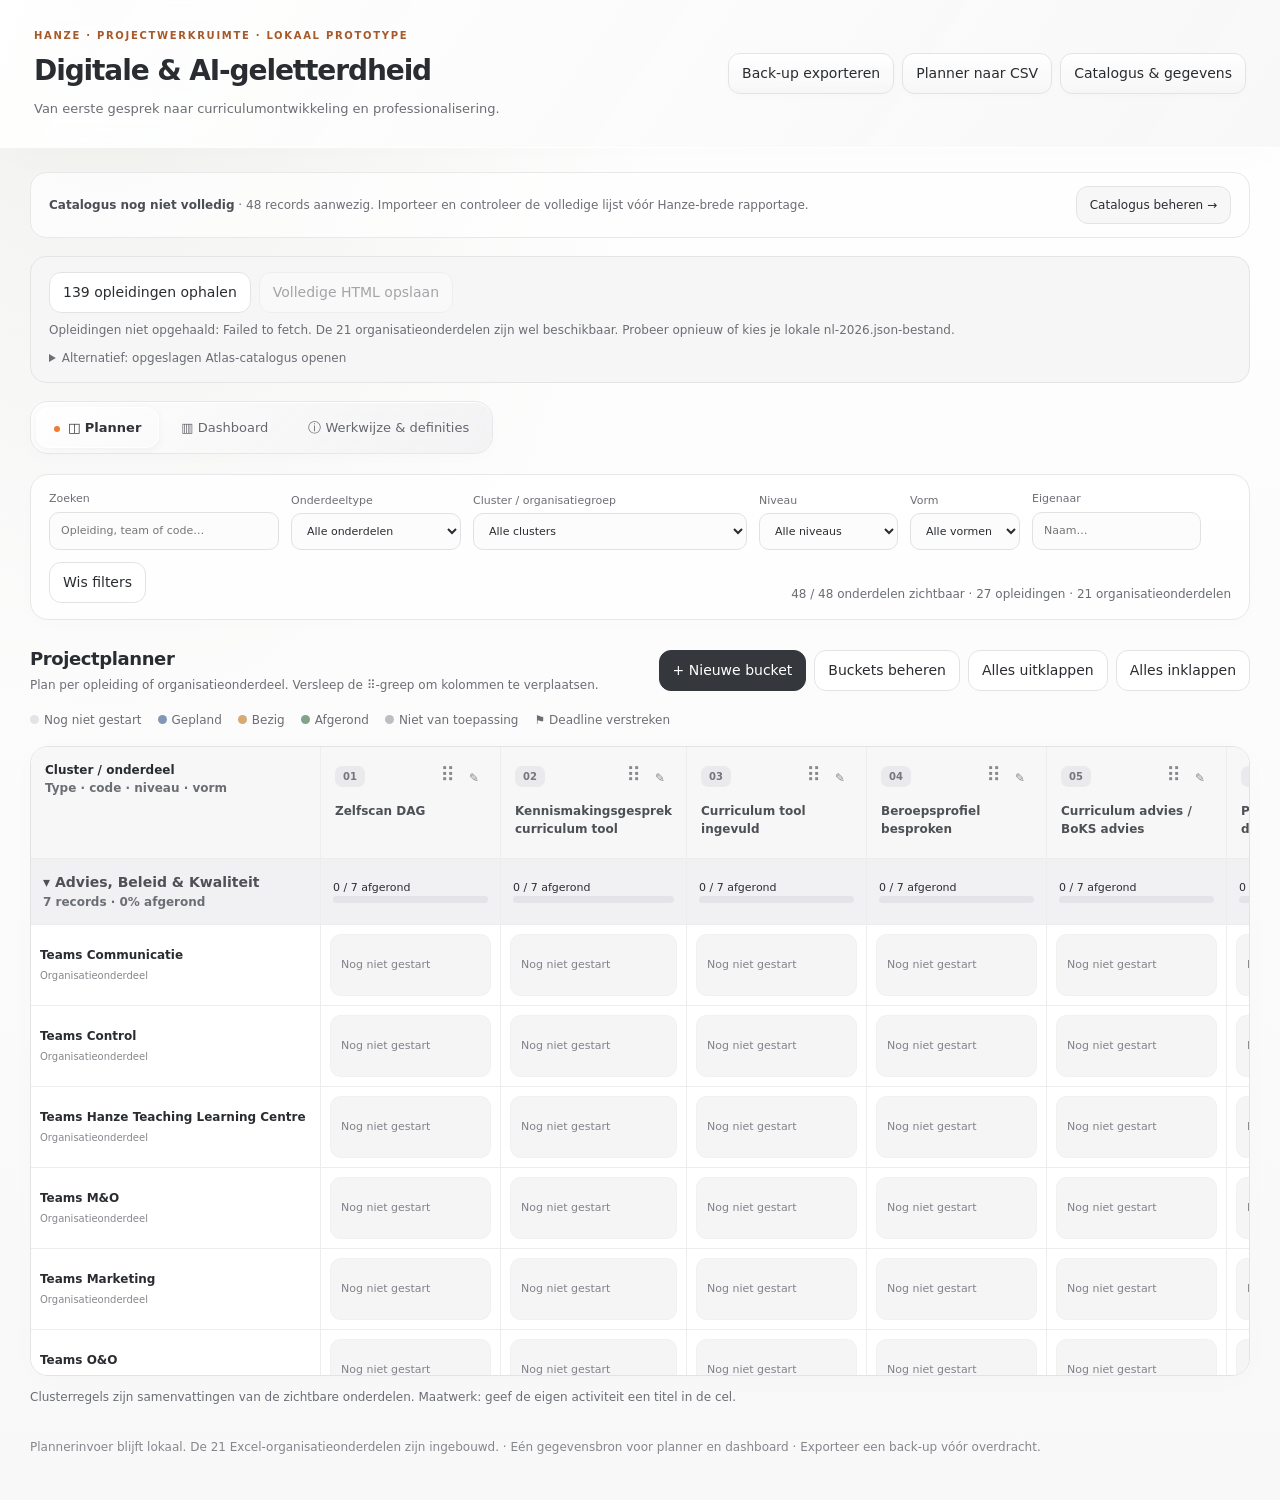
<file: Index.html>
<!doctype html>
<html lang="nl"><head><meta charset="utf-8"><meta name="viewport" content="width=device-width,initial-scale=1"><title>DAG • Projectplanner & dashboard</title><style>
:root{--navy:#172e46;--blue:#285b85;--orange:#ef7b35;--paper:#f3f6f9;--line:#dce4ed;--muted:#617286;--green:#23765c}*{box-sizing:border-box}body{margin:0;background:var(--paper);color:var(--navy);font:14px/1.5 system-ui,-apple-system,Segoe UI,sans-serif}button,input,select,textarea{font:inherit}button{cursor:pointer}button:focus-visible,a:focus-visible,input:focus-visible,select:focus-visible,textarea:focus-visible{outline:3px solid #ed9a46;outline-offset:2px}button{border:1px solid var(--line);border-radius:9px;background:white;color:var(--navy);padding:9px 13px}button:hover{background:#eaf0f6}.primary{background:var(--navy);color:white;border-color:var(--navy)}.primary:hover{background:#285173}header{background:var(--navy);color:white;padding:25px 32px;display:flex;justify-content:space-between;align-items:center;gap:20px}header h1{font-size:25px;letter-spacing:-.7px;margin:3px 0}header p{color:#c5d5e5;margin:0}.brand{font-size:11px;letter-spacing:2px;color:#ffb077}.header-actions{display:flex;flex-wrap:wrap;gap:8px}main{padding:22px 28px;max-width:2100px;margin:auto}.banner{padding:13px 17px;background:#fff6e7;border:1px solid #f3d3a3;border-radius:12px;margin-bottom:18px;display:flex;align-items:center;justify-content:space-between;gap:14px}.banner p{margin:0}.badge{display:inline-block;border-radius:5px;padding:2px 7px;font-size:11px;background:#e7edf3;color:#405a72}.tabs{display:flex;gap:6px;border-bottom:1px solid var(--line);margin-bottom:18px}.tab{border:0;background:none;border-radius:0;padding:12px 16px}.tab.active{border-bottom:3px solid var(--orange);font-weight:700}.filters{display:flex;gap:10px;flex-wrap:wrap;align-items:end;background:white;border:1px solid var(--line);padding:14px;border-radius:12px;margin-bottom:18px}label{display:block;font-size:12px;color:var(--muted)}input,select,textarea{border:1px solid #c9d5e1;background:white;border-radius:7px;padding:9px;color:var(--navy);max-width:100%}label input,label select{display:block;margin-top:4px}input[type=search]{min-width:230px}.small{font-size:12px;color:var(--muted)}.push{margin-left:auto}.cards{display:grid;grid-template-columns:repeat(5,1fr);gap:12px;margin-bottom:18px}.card,.panel{border:1px solid var(--line);background:white;border-radius:13px;padding:18px}.card .value{font-size:29px;font-weight:720;letter-spacing:-1px;margin:5px 0}.card .label{color:var(--muted);font-size:12px}.grid2{display:grid;grid-template-columns:1.2fr 1fr;gap:16px;margin-bottom:18px}h2{font-size:17px;margin:0 0 14px}h3{font-size:14px;margin:18px 0 8px}.rowbar{display:grid;grid-template-columns:minmax(140px,1fr) 1fr 85px;gap:14px;align-items:center;margin:14px 0;font-size:12px}.track{height:10px;border-radius:8px;background:#edf2f6;overflow:hidden;display:flex}.seg{height:100%;display:inline-block}.s0{background:#e9eef4}.s1{background:#547fb9}.s2{background:#eea53d}.s3{background:#2b9175}.s4{background:#b4bdc6}.legend{display:flex;gap:13px;flex-wrap:wrap;margin:12px 0;font-size:12px;color:var(--muted)}.dot{display:inline-block;width:9px;height:9px;border-radius:50%;margin-right:5px}.tablewrap{overflow:auto;border:1px solid var(--line);border-radius:12px;background:white;max-height:70vh}table{border-collapse:separate;border-spacing:0;width:100%;min-width:1630px}th,td{border-bottom:1px solid var(--line);border-right:1px solid #e9eef4;padding:10px;text-align:left}thead th{position:sticky;top:0;z-index:5;background:#eaf0f6;font-size:12px;vertical-align:top;height:80px;min-width:157px}th:first-child{left:0;z-index:7;min-width:310px;width:310px}tbody td:first-child{position:sticky;left:0;background:white;z-index:2;width:310px;max-width:310px}tbody tr:hover td{background:#f7f9fc}tbody .cluster td{background:#dfe9f2!important;font-weight:650;padding:12px 10px}.cluster td:first-child{z-index:3}.cluster button{border:0;background:none;padding:0;text-align:left;font-weight:650}.clustercell{font-size:11px;font-weight:400}.pname{font-weight:600;font-size:12px;display:block}.pmeta{color:var(--muted);font-size:10px;margin-top:4px;display:block}.cellbtn{width:100%;text-align:left;border:1px solid transparent;padding:8px;border-radius:8px;font-size:11px;min-height:58px}.cellbtn.status0{background:#f0f3f7;color:#63758a}.cellbtn.status1{background:#e9f0fc;color:#315f9d}.cellbtn.status2{background:#fff1d9;color:#91580c}.cellbtn.status3{background:#e3f4ec;color:#23664d}.cellbtn.status4{background:#eeeef0;color:#787b83}.cellbtn.overdue{box-shadow:inset 3px 0 #bf3d44}.cellsub{display:block;font-size:10px;margin-top:4px;opacity:.9}.toolbar{display:flex;justify-content:space-between;gap:12px;align-items:center;margin-bottom:12px}.sectionhidden{display:none!important}.empty{padding:26px;color:var(--muted);text-align:center}.actionlist{display:grid;gap:8px;max-height:350px;overflow:auto}.action{background:#f5f8fb;border-radius:8px;padding:10px;display:flex;justify-content:space-between;gap:15px;text-align:left}.action span{display:block}.action em{font-style:normal;font-size:11px;color:var(--muted)}footer{font-size:12px;color:var(--muted);padding:20px 0}.notice{padding:12px;border-radius:8px;background:#eef4fa;font-size:12px}.danger{color:#a32f39}.progressnote{font-size:11px;color:var(--muted)}dialog{border:1px solid var(--line);border-radius:15px;width:min(690px,94vw);padding:0;color:var(--navy);box-shadow:0 20px 80px #0b1b3655}dialog::backdrop{background:#11253e88}.dialoghead{padding:20px 24px;background:#eef3f8;display:flex;justify-content:space-between;gap:15px}.dialoghead h2{margin:2px 0}.dialogbody{padding:22px 24px}.formgrid{display:grid;grid-template-columns:1fr 1fr;gap:14px}.formgrid label input,.formgrid label select,.formgrid label textarea{width:100%}.full{grid-column:1/-1}.dialogactions{padding:16px 24px;border-top:1px solid var(--line);display:flex;gap:9px;justify-content:end}.toast{position:fixed;right:22px;bottom:22px;padding:13px 18px;background:var(--navy);color:white;border-radius:10px;z-index:30;max-width:80vw}.source-list{max-height:220px;overflow:auto;font-size:12px}.plain{border-collapse:collapse;min-width:0;font-size:12px}.plain th,.plain td{position:static!important;background:none!important;min-width:0!important;height:auto}.plain td:first-child{max-width:none!important;width:auto!important}.check{display:flex;gap:9px;align-items:center}.check input{margin:0}a{color:var(--blue)}.screenreader{position:absolute;width:1px;height:1px;padding:0;overflow:hidden;clip:rect(0,0,0,0)}@media(max-width:1000px){.cards{grid-template-columns:repeat(3,1fr)}.grid2{grid-template-columns:1fr}header{align-items:start;flex-direction:column}main{padding:16px}.rowbar{grid-template-columns:minmax(150px,1fr) 1fr 65px}}@media(max-width:600px){.cards{grid-template-columns:1fr 1fr}.formgrid{grid-template-columns:1fr}.full{grid-column:auto}header{padding:20px}.banner{align-items:start;flex-direction:column}.push{margin-left:0}.tabs{overflow:auto}.tab{white-space:nowrap}.rowbar{grid-template-columns:1fr 1fr 55px;gap:8px}}@media print{header{color:#172e46;background:white}button,.filters,.tabs,.banner,.header-actions,footer{display:none!important}.grid2{grid-template-columns:1fr 1fr}.panel,.card{break-inside:avoid}.cards{grid-template-columns:repeat(5,1fr)}main{padding:0}.tablewrap{max-height:none;overflow:visible}table{min-width:0;font-size:8px}th,td{padding:3px}thead th{min-width:0;height:auto;position:static}.pmeta{display:none}.cellbtn{display:block!important;font-size:8px}.tablewrap th:first-child{min-width:120px}tbody td:first-child{position:static}.screenreader{display:none}}

:root{--navy:#292c30;--blue:#55595f;--orange:#ef7b35;--paper:#fafafa;--line:#e7e7e9;--muted:#6b6e74;--green:#567d36;color-scheme:light}body{background:radial-gradient(ellipse at 8% 0%,#f0f1ed 0,transparent 34%),linear-gradient(180deg,#fff,#f8f8f9);-webkit-font-smoothing:antialiased}header{background:linear-gradient(125deg,#ffffffed,#f7f7f8e8);color:var(--navy);border-bottom:1px solid white;padding:28px 34px;backdrop-filter:blur(24px);box-shadow:0 8px 40px #22222204}header h1{font-weight:680;font-size:28px;letter-spacing:-1.1px;margin:7px 0}header p{color:var(--muted);font-size:13px}.brand{color:#a7592a;font-weight:700;font-size:10px;letter-spacing:1.7px}main{padding:24px 30px}.header-actions button{background:linear-gradient(#ffffffed,#f6f6f6d9);box-shadow:inset 0 1px white,0 2px 6px #22222204}button{border-radius:12px;transition:background .16s,box-shadow .16s;border-color:#e3e3e5;font-weight:500}button:hover{background:#f0f0f2;border-color:#d6d6d9}button:disabled{opacity:.4;cursor:not-allowed}.primary{background:#34373b;color:white;border-color:#34373b}.primary:hover{background:#4c5055;border-color:#4c5055}.banner{border-radius:16px;background:#ffffffb3;border-color:#e8e8e9;padding:13px 18px}.banner p{font-size:12px;color:var(--muted)}.banner strong{color:#4c4e53}.banner button{font-size:12px;background:#f7f7f8}.tabs{width:fit-content;max-width:100%;gap:4px;padding:5px;margin-bottom:20px;border:1px solid #e7e7e9;border-radius:18px;background:linear-gradient(135deg,#ffffffd9,#f0f0f2c9);backdrop-filter:blur(18px);box-shadow:inset 0 1px white,0 4px 16px #22222204}.tab{border:1px solid transparent;border-radius:13px;padding:10px 17px;color:#65676d;font-size:13px}.tab.active{background:linear-gradient(150deg,white,#fafafa);border:1px solid white;color:#303237;font-weight:650;box-shadow:0 2px 9px #2020200d}.tab.active:before{content:'';display:inline-block;width:6px;height:6px;border-radius:50%;background:var(--orange);margin-right:8px}.filters{border-radius:18px;padding:16px 18px;background:#ffffffd9;box-shadow:0 4px 22px #22222203;gap:12px}label{font-weight:500;font-size:11px}input,select,textarea{border-color:#e1e1e4;border-radius:10px;background:#fcfcfd;padding:10px 11px}.toolbar{flex-wrap:wrap;gap:14px;margin-top:25px;margin-bottom:16px}.planner-actions{display:flex;flex-wrap:wrap;gap:8px}h2{font-size:18px;letter-spacing:-.4px;font-weight:650}.legend{gap:16px;margin:14px 0 17px}.tablewrap{border-radius:18px;border-color:#e3e3e6;box-shadow:0 5px 30px #22222204}#plannerTable{min-width:100%;width:max-content}#plannerTable thead th{background:#f7f7f8;min-width:180px;width:180px;height:112px;padding:14px}#plannerTable th:first-child{min-width:290px;width:290px;background:#f7f7f8}#plannerTable tbody td:first-child{min-width:290px;width:290px;max-width:290px}th,td{border-color:#ededee}td{padding:9px}tbody tr:hover td{background:#fafafa}tbody .cluster td{background:#f1f1f3!important;padding:13px 12px}.cluster button{color:#4f5157}.pmeta{color:#85878c;line-height:1.6}.badge{border-radius:7px;background:#eaeaec;color:#74767d;padding:3px 8px;font-size:10px;font-weight:650}.bucket-top{display:flex;justify-content:space-between;align-items:center;gap:8px}.drag-handle,.bucket-rename{padding:2px 6px;line-height:22px;border:1px solid transparent;background:transparent;color:#86888e;border-radius:7px}.drag-handle{cursor:grab;font-size:20px}.bucket-name{margin-top:10px;font-size:12px;font-weight:600;color:#4d5055}#plannerTable th.drop-before{box-shadow:inset 4px 0 var(--orange)}#plannerTable th.drop-after{box-shadow:inset -4px 0 var(--orange)}.cellbtn{border-radius:11px;border-color:#00000004;min-height:62px;padding:10px;font-weight:500}.cellbtn.status0{background:#f5f5f6;color:#80838a}.cellbtn.status1{background:#eef2f7;color:#536986}.cellbtn.status2{background:#fff4e9;color:#98652e}.cellbtn.status3{background:#edf5ee;color:#4b7659}.cellbtn.status4{background:#f0f0f1;color:#95969c}.cellbtn.overdue{box-shadow:inset 3px 0 #c06d6d}.cellsub{font-weight:400}.track{height:7px;background:#eaeaed}.s0{background:#e4e4e8}.s1{background:#8098b4}.s2{background:#d6aa72}.s3{background:#80a38a}.s4{background:#bdbdc3}.card,.panel{border-radius:20px;border-color:#e8e8eb;background:linear-gradient(150deg,white,#fdfdfd);box-shadow:0 4px 24px #22222203}.card .value{font-weight:650;font-size:32px;margin:9px 0}.action{background:#f8f8f9;border-color:#ededf0;border-radius:12px;padding:12px}.notice{background:#f5f5f7;border:1px solid #e9e9eb;border-radius:12px}.dialoghead{background:linear-gradient(135deg,white,#f5f5f7);border-bottom:1px solid var(--line)}dialog{border-radius:24px;box-shadow:0 30px 100px #1b1b2430;border-color:#ffffffd9;max-height:90vh;overflow:auto}dialog::backdrop{background:#22232a40;backdrop-filter:blur(7px)}.dialogactions{background:#fcfcfd}.toast{background:#34373bf2;border-radius:15px;box-shadow:0 8px 32px #22222220}.bucket-list-row{display:flex;align-items:center;gap:7px;padding:10px 0;border-bottom:1px solid #eeeef0}.bucket-list-name{flex:1;overflow-wrap:anywhere;font-size:13px}.bucket-list-row button{padding:6px 10px}.bucket-add{display:flex;gap:8px;margin-top:18px}.bucket-add input{flex:1;min-width:0}#bucketList{max-height:45vh;overflow:auto}.catalogue-tools{padding:15px 18px;background:#f6f6f7;border:1px solid #e5e5e8;border-radius:16px;margin-bottom:18px}.catalogue-tools .controls{display:flex;flex-wrap:wrap;gap:8px;align-items:center}.catalogue-tools p{margin:8px 0 0}.catalogue-tools details{margin-top:10px}footer{color:#85878c}@media(max-width:600px){main{padding:14px}header{padding:22px}.header-actions button{font-size:11px;padding:8px 10px}.tab{padding:9px 11px;font-size:12px}.tab.active:before{display:none}.planner-actions button{font-size:12px}.bucket-add{flex-wrap:wrap}.bucket-list-row{gap:4px}}@media(prefers-reduced-motion:reduce){*{transition:none!important}}@media print{body,header{background:white;box-shadow:none}.catalogue-tools,.bucket-top button{display:none!important}#plannerTable{width:100%;min-width:0}#plannerTable thead th{min-width:0;width:auto;height:auto}#plannerTable th:first-child,#plannerTable tbody td:first-child{min-width:120px;width:120px}.tabs{display:none!important}}

</style></head><body><header><div><div class="brand">HANZE · PROJECTWERKRUIMTE · LOKAAL PROTOTYPE</div><h1>Digitale & AI-geletterdheid</h1><p>Van eerste gesprek naar curriculumontwikkeling en professionalisering.</p></div><div class="header-actions"><button id="exportBackup">Back-up exporteren</button><button id="exportCSV">Planner naar CSV</button><button id="openData">Catalogus & gegevens</button></div></header>
<main><div class="banner"><p id="catalogMessage"></p><button id="manageCatalog">Catalogus beheren →</button></div>
<div class="catalogue-tools"><div class="controls"><button type="button" id="load139">139 opleidingen ophalen</button><button type="button" id="saveOfflineHTML" disabled>Volledige HTML opslaan</button></div><p class="small" id="catalogueLoadStatus" role="status" aria-live="polite">De 21 organisatieonderdelen uit Excel zijn ingebouwd. De lijst met 139 opleidingen wordt bij de eerste opening opgehaald; daarvoor is internet nodig.</p><details><summary class="small">Alternatief: opgeslagen Atlas-catalogus openen</summary><p class="small">Selecteer nl-2026.json uit data/catalogue-cache. Dit bestand wordt lokaal verwerkt.</p><input type="file" id="localAtlasFile" accept=".json"></details></div><nav class="tabs" aria-label="Weergave"><button class="tab active" data-tab="planner">◫ Planner</button><button class="tab" data-tab="dashboard">▥ Dashboard</button><button class="tab" data-tab="help">ⓘ Werkwijze & definities</button></nav>
<div class="filters" id="filters"><label>Zoeken<input id="search" type="search" placeholder="Opleiding, team of code…"></label><label>Onderdeeltype<select id="typeFilter"><option value="">Alle onderdelen</option><option value="programme">Opleidingen</option><option value="organisation">Organisatieonderdelen</option></select></label><label>Cluster / organisatiegroep<select id="clusterFilter"><option value="">Alle clusters</option></select></label><label>Niveau<select id="levelFilter"><option value="">Alle niveaus</option></select></label><label>Vorm<select id="formFilter"><option value="">Alle vormen</option></select></label><label>Eigenaar<input id="ownerFilter" placeholder="Naam…"></label><button id="clearFilters">Wis filters</button><span class="small push" id="filterCount"></span></div>
<section id="planner"><div class="toolbar"><div><h2 style="margin-bottom:2px">Projectplanner</h2><span class="small">Plan per opleiding of organisatieonderdeel. Versleep de ⠿-greep om kolommen te verplaatsen.</span></div><div class="planner-actions"><button id="addBucket" class="primary">+ Nieuwe bucket</button><button id="manageBuckets">Buckets beheren</button><button id="expandAll">Alles uitklappen</button> <button id="collapseAll">Alles inklappen</button></div></div><div class="legend" id="legend1"></div><div class="tablewrap"><table id="plannerTable"><caption class="screenreader">Projectstatus per catalogusrecord en bucket, gegroepeerd per cluster</caption><thead></thead><tbody></tbody></table></div><div id="plannerEmpty" class="empty sectionhidden">Geen onderdelen gevonden met deze filters.</div><p class="small">Clusterregels zijn samenvattingen van de zichtbare onderdelen. Maatwerk: geef de eigen activiteit een titel in de cel.</p></section>
<section id="dashboard" class="sectionhidden"><div class="toolbar"><div><h2 style="margin-bottom:2px">Projectdashboard</h2><span class="small">Rechtstreeks berekend uit de planner · dezelfde onderdeelfilters · geen voorbeeldresultaten</span></div><button id="printDashboard">Afdrukken / PDF</button></div><div class="cards" id="kpis"></div><div class="grid2"><div class="panel"><h2>Voortgang per bucket</h2><div class="legend" id="legend2"></div><div id="bucketBars"></div><p class="progressnote">Percentage = afgerond / toepasselijke cellen. Niet van toepassing telt niet mee. Nog niet gestart telt wel mee.</p></div><div class="panel"><h2>Voortgang per cluster</h2><div id="clusterBars"></div><p class="progressnote">Gewogen over alle toepasselijke bucketcellen van de zichtbare onderdelen. Dit is projectvoortgang, geen competentiescore.</p></div></div><div class="grid2"><div class="panel"><h2>Aandacht nodig</h2><div id="overdueList" class="actionlist"></div></div><div class="panel"><h2>Komende deadlines · 30 dagen</h2><div id="upcomingList" class="actionlist"></div></div></div><div class="panel"><h2>Eigenaarschap & werkvoorraad</h2><div id="ownerTable"></div></div></section>
<section id="help" class="sectionhidden"><div class="grid2"><div class="panel"><h2>Zo werkt deze werkruimte</h2><ol><li>Klap een cluster open en zoek de juiste opleiding of variant.</li><li>Voeg eigen buckets toe of verplaats kolommen via Buckets beheren. Open een bucketcel en leg status, eigenaar, startdatum, deadline en afspraken vast.</li><li>Vul bij professionalisering eventueel het aantal deelnemers in. Dit zijn activiteitdeelnames, geen unieke personen.</li><li>Het dashboard gebruikt exact dezelfde gegevens en opleidingsfilters.</li><li>Exporteer regelmatig een volledige back-up. Gebruik CSV voor verdere analyse in Excel.</li></ol><h3>De buckets zijn geen verplichte volgorde</h3><p>Activiteiten kunnen parallel lopen. Professionalisering en maatwerk hoeven niet op een curriculumadvies te wachten. Er zijn daarom geen automatische statusovergangen.</p><h3>Onderwijs- en ondersteunende teams</h3><p>De organisatieonderdelen uit Excel hebben eigen regels en dezelfde buckets als opleidingen. Filter op Onderdeeltype voor afzonderlijke rapportage. Bij een gedeelde activiteit kies je één coördinerend onderdeel om dubbeltelling van bijeenkomsten of deelnemers te voorkomen. Gebruik Niet van toepassing voor buckets die niet relevant zijn.</p></div><div class="panel"><h2>Wat de cijfers betekenen</h2><ul><li>Bereik: onderdelen met ten minste één geplande, lopende of afgeronde activiteit.</li><li>Afgerond: aantal afgeronde bucketcellen gedeeld door alle toepasselijke bucketcellen.</li><li>Over tijd: deadline vóór vandaag, status niet afgerond en niet uitgesloten.</li><li>Niet van toepassing: expliciete uitsluiting, met een toelichting in de notities.</li><li>Eigenaarschap: open activiteiten met status gepland of bezig, gegroepeerd op de ingevoerde naam.</li></ul><p>Een afgeronde Zelfscan DAG zegt alleen dat de projectactiviteit is uitgevoerd. De uitkomst van de scan en het daadwerkelijke niveau van digitale of AI-geletterdheid worden niet door dit dashboard gemeten.</p><h3>Eenheid en catalogus</h3><p>Elke cataloguscode is een afzonderlijke opleidingsregel; elk organisatieonderdeel uit Excel heeft daarnaast een eigen unieke identificatie. Majors, routes en varianten kunnen daardoor afzonderlijk voorkomen. Het aantal regels is niet zonder meer het aantal unieke geaccrediteerde opleidingen. Exchangeprogramma’s zitten niet in de startset.</p></div></div><div class="panel"><h2>Opslag, privacy en samen werken</h2><p>Dit is een zelfstandig HTML-prototype, zonder server. Plannerinvoer blijft in deze browser via localStorage en wordt niet verzonden. Alleen voor het ophalen van de openbare opleidingslijst wordt verbinding gemaakt met raw.githubusercontent.com; daarbij wordt geen plannerinvoer meegestuurd. Bij blokkeren of wissen van browseropslag, een andere browser of een andere bestandslocatie kunnen gegevens ontbreken. Gebruik de JSON-back-up voor overdracht en herstel.</p><p>Er is geen centrale database, accountsysteem of gelijktijdige synchronisatie. Gebruik dit bestand daarom niet als gedeelde productieomgeving. Noteer geen gevoelige persoonsgegevens of individuele zelfscanresultaten; eigenaar en geaggregeerde aantallen zijn voldoende voor dit projectoverzicht.</p><p>Catalogusbron: <a href="https://catalogue.hanze.nl/nl/" target="_blank" rel="noopener">ECTS Onderwijscatalogus Hanze</a>. De oorspronkelijke startset is op 3 november 2026 samengesteld. De aanvullende opleidingslijst komt uit de Atlas-kopie van 27 oktober 2026. Organisatieonderdelen komen uit het aangeleverde Excel-bestand van 2 november; namen zijn overgenomen zonder inhoudelijke correcties.</p></div></section>
<footer><span id="saveState">Plannerinvoer blijft lokaal. De 21 Excel-organisatieonderdelen zijn ingebouwd.</span> · Eén gegevensbron voor planner en dashboard · Exporteer een back-up vóór overdracht.</footer></main>
<dialog id="editDialog"><form id="editForm"><div class="dialoghead"><div><div id="editCluster" class="small"></div><h2 id="editName"></h2><div id="editBucket" class="small"></div></div><button type="button" data-close="editDialog" aria-label="Sluiten">✕</button></div><div class="dialogbody"><div class="formgrid"><label>Status<select id="editStatus"></select></label><label>Eigenaar<input id="editOwner" maxlength="150" placeholder="Naam of team"></label><label>Startdatum<input id="editStart" type="date"></label><label>Deadline<input id="editDue" type="date"></label><label>Datum afgerond<input id="editDone" type="date"></label><label>Deelnames (optioneel)<input id="editParticipants" type="number" min="0" max="100000" step="1" placeholder="Geen aantal bekend"></label><label class="full" id="customLabel">Activiteitstitel (optioneel)<input id="editTitle" maxlength="200"></label><label class="full">Notities, vervolgafspraak of reden N.v.t.<textarea id="editNotes" rows="4" maxlength="10000"></textarea></label><label class="full">Link naar scan, advies of document<input id="editLink" type="url" placeholder="https://…"></label></div><p id="updatedInfo" class="small"></p><div id="recordSource" class="small"></div><a id="sourceLink" target="_blank" rel="noopener">Open bronvermelding in catalogus ↗</a></div><div class="dialogactions"><button type="button" id="clearCell" class="danger">Cel leegmaken</button><button type="button" data-close="editDialog">Annuleren</button><button class="primary" type="submit">Opslaan</button></div></form></dialog>
<dialog id="dataDialog"><div class="dialoghead"><div><h2>Catalogus & gegevens</h2><div class="small">Importeer eerst, controleer het voorbeeld en bevestig daarna.</div></div><button data-close="dataDialog" aria-label="Sluiten">✕</button></div><div class="dialogbody"><div class="notice" id="dataSummary"></div><h3>Catalogus aanvullen</h3><p class="small">CSV met kolommen <code>id;name;cluster;level;form;url</code> of JSON met een lijst <code>programs</code>. Gebruik de cluster- of groepsnaam uit de bron. Extra groepen worden automatisch overgenomen. Optionele JSON-velden type en sourceFile bewaren het onderdeeltype en de Excel-bron. Codes identificeren bestaande rijen; bestaande plannerinvoer blijft bewaard. Niet-geïmporteerde rijen blijven behouden, zodat niets ongemerkt verdwijnt.</p><input type="file" id="catalogFile" accept=".csv,.json"><div id="importPreview" class="sectionhidden"><p id="previewSummary"></p><div class="source-list" id="previewList"></div><label class="check" style="margin-top:12px"><input id="catalogComplete" type="checkbox">Ik heb deze lijst gecontroleerd: alle bedoelde opleidingen en varianten staan erin.</label><p class="small">Dit is een gebruikersverklaring, geen automatisch bewijs van volledigheid.</p><button id="confirmImport" class="primary">Import bevestigen</button></div><h3>Back-up herstellen</h3><p class="small">Een JSON-back-up bevat alle catalogusrecords, plannerinvoer en instellingen. Herstellen vervangt de huidige werkruimte na bevestiging. Maak eerst een export.</p><input type="file" id="backupFile" accept=".json"><h3>Bron en dekking</h3><p class="small">Deze HTML bevat 21 organisatieonderdelen uit het aangeleverde Excel-bestand en de oorspronkelijke 27 opleidingsrecords. De ophaalfunctie kan deze aanvullen met 139 opleidingsrecords uit de Atlas-kopie. Onderdeeltype en selectie worden meegenomen in planner, dashboard en CSV.</p><button id="downloadTemplate">Leeg CSV-importsjabloon</button><button id="downloadCatalog">Huidige catalogus exporteren</button><h3>Nieuwe werkruimte</h3><button id="reset" class="danger">Plannerinvoer wissen (basislijst behouden)</button></div></dialog><dialog id="bucketDialog" aria-labelledby="bucketDialogTitle"><div class="dialoghead"><div><h2 id="bucketDialogTitle">Jouw buckets</h2><div class="small">Eigen activiteiten, in jouw volgorde.</div></div><button type="button" data-close="bucketDialog" aria-label="Sluiten">✕</button></div><div class="dialogbody"><p class="small">Versleep kolommen via de ⠿-greep, of gebruik hier de pijlen. Invoer blijft gekoppeld aan de juiste bucket.</p><div id="bucketList"></div><form id="bucketForm" class="bucket-add"><label class="screenreader" for="bucketName">Naam nieuwe bucket</label><input id="bucketName" required maxlength="150" placeholder="Naam van je nieuwe bucket…" autocomplete="off"><button type="submit" class="primary">+ Toevoegen</button></form></div><div class="dialogactions"><button type="button" data-close="bucketDialog">Gereed</button></div></dialog><div id="toast" class="toast sectionhidden" role="status"></div>
<script id="embeddedCatalogue" type="application/json">{}</script>
<script>
'use strict';
const ORG_SEED=[{"id": "ORG-38951ae922d14dbd", "name": "Teams Studentzaken en Organisatie", "cluster": "Advies, Beleid & Kwaliteit", "level": "", "form": "", "url": "", "sourceYear": "", "type": "organisation", "sourceFile": "2026-11-02-Hanze_opleidingen_per_cluster_voorlopig_onvolledig.xlsx"}, {"id": "ORG-474104245d8fed0f", "name": "Teams M&O", "cluster": "Advies, Beleid & Kwaliteit", "level": "", "form": "", "url": "", "sourceYear": "", "type": "organisation", "sourceFile": "2026-11-02-Hanze_opleidingen_per_cluster_voorlopig_onvolledig.xlsx"}, {"id": "ORG-b922c1ef03128c4c", "name": "Teams O&O", "cluster": "Advies, Beleid & Kwaliteit", "level": "", "form": "", "url": "", "sourceYear": "", "type": "organisation", "sourceFile": "2026-11-02-Hanze_opleidingen_per_cluster_voorlopig_onvolledig.xlsx"}, {"id": "ORG-309dcdde81b21998", "name": "Teams Marketing", "cluster": "Advies, Beleid & Kwaliteit", "level": "", "form": "", "url": "", "sourceYear": "", "type": "organisation", "sourceFile": "2026-11-02-Hanze_opleidingen_per_cluster_voorlopig_onvolledig.xlsx"}, {"id": "ORG-bfd364bce397fd59", "name": "Teams Communicatie", "cluster": "Advies, Beleid & Kwaliteit", "level": "", "form": "", "url": "", "sourceYear": "", "type": "organisation", "sourceFile": "2026-11-02-Hanze_opleidingen_per_cluster_voorlopig_onvolledig.xlsx"}, {"id": "ORG-0711413427c2eae4", "name": "Teams Control", "cluster": "Advies, Beleid & Kwaliteit", "level": "", "form": "", "url": "", "sourceYear": "", "type": "organisation", "sourceFile": "2026-11-02-Hanze_opleidingen_per_cluster_voorlopig_onvolledig.xlsx"}, {"id": "ORG-b779bc0abddf7a2c", "name": "Teams Hanze Teaching Learning Centre", "cluster": "Advies, Beleid & Kwaliteit", "level": "", "form": "", "url": "", "sourceYear": "", "type": "organisation", "sourceFile": "2026-11-02-Hanze_opleidingen_per_cluster_voorlopig_onvolledig.xlsx"}, {"id": "ORG-63226ff73128fc43", "name": "Team Dienstverlening 1", "cluster": "Vastgoed & Facilitair", "level": "", "form": "", "url": "", "sourceYear": "", "type": "organisation", "sourceFile": "2026-11-02-Hanze_opleidingen_per_cluster_voorlopig_onvolledig.xlsx"}, {"id": "ORG-2229a0cf784a25dc", "name": "Team Dienstverlening 2", "cluster": "Vastgoed & Facilitair", "level": "", "form": "", "url": "", "sourceYear": "", "type": "organisation", "sourceFile": "2026-11-02-Hanze_opleidingen_per_cluster_voorlopig_onvolledig.xlsx"}, {"id": "ORG-84b850e167b5a3fc", "name": "Team Vastgoed & Huisvesting", "cluster": "Vastgoed & Facilitair", "level": "", "form": "", "url": "", "sourceYear": "", "type": "organisation", "sourceFile": "2026-11-02-Hanze_opleidingen_per_cluster_voorlopig_onvolledig.xlsx"}, {"id": "ORG-172fda7da45fe8e5", "name": "Team inkoop & Leveranciersmanagement", "cluster": "Vastgoed & Facilitair", "level": "", "form": "", "url": "", "sourceYear": "", "type": "organisation", "sourceFile": "2026-11-02-Hanze_opleidingen_per_cluster_voorlopig_onvolledig.xlsx"}, {"id": "ORG-a5a208b8f30b5e11", "name": "Team Onderwijslogistiek & Procesmanagement", "cluster": "Vastgoed & Facilitair", "level": "", "form": "", "url": "", "sourceYear": "", "type": "organisation", "sourceFile": "2026-11-02-Hanze_opleidingen_per_cluster_voorlopig_onvolledig.xlsx"}, {"id": "ORG-8e8256c28831135c", "name": "Sportcentrum RUG/Hanze", "cluster": "Vastgoed & Facilitair", "level": "", "form": "", "url": "", "sourceYear": "", "type": "organisation", "sourceFile": "2026-11-02-Hanze_opleidingen_per_cluster_voorlopig_onvolledig.xlsx"}, {"id": "ORG-9c014d26a1f62168", "name": "Teams Generieke diensten", "cluster": "Business Support & IT", "level": "", "form": "", "url": "", "sourceYear": "", "type": "organisation", "sourceFile": "2026-11-02-Hanze_opleidingen_per_cluster_voorlopig_onvolledig.xlsx"}, {"id": "ORG-f2d476478ddffb21", "name": "Teams Vernieuwing", "cluster": "Business Support & IT", "level": "", "form": "", "url": "", "sourceYear": "", "type": "organisation", "sourceFile": "2026-11-02-Hanze_opleidingen_per_cluster_voorlopig_onvolledig.xlsx"}, {"id": "ORG-a4c19fe261c29f73", "name": "Teams Dienstverlening", "cluster": "Business Support & IT", "level": "", "form": "", "url": "", "sourceYear": "", "type": "organisation", "sourceFile": "2026-11-02-Hanze_opleidingen_per_cluster_voorlopig_onvolledig.xlsx"}, {"id": "ORG-577663891437be81", "name": "Teams Data & Onderwijs", "cluster": "Business Support & IT", "level": "", "form": "", "url": "", "sourceYear": "", "type": "organisation", "sourceFile": "2026-11-02-Hanze_opleidingen_per_cluster_voorlopig_onvolledig.xlsx"}, {"id": "ORG-e21432b0b596088c", "name": "Teams Onderwijslogisitiek", "cluster": "Business Support & IT", "level": "", "form": "", "url": "", "sourceYear": "", "type": "organisation", "sourceFile": "2026-11-02-Hanze_opleidingen_per_cluster_voorlopig_onvolledig.xlsx"}, {"id": "ORG-d9c143b6cf8cfe88", "name": "Teams Finance & Support", "cluster": "Business Support & IT", "level": "", "form": "", "url": "", "sourceYear": "", "type": "organisation", "sourceFile": "2026-11-02-Hanze_opleidingen_per_cluster_voorlopig_onvolledig.xlsx"}, {"id": "ORG-27574cabdfef49de", "name": "Teams Mediatheek & Onderzoek", "cluster": "Business Support & IT", "level": "", "form": "", "url": "", "sourceYear": "", "type": "organisation", "sourceFile": "2026-11-02-Hanze_opleidingen_per_cluster_voorlopig_onvolledig.xlsx"}, {"id": "ORG-1b788ffda65b3efa", "name": "FG & CISO", "cluster": "Business Support & IT", "level": "", "form": "", "url": "", "sourceYear": "", "type": "organisation", "sourceFile": "2026-11-02-Hanze_opleidingen_per_cluster_voorlopig_onvolledig.xlsx"}];
const CLUSTERS=["Engineering, Life Sciences & ICT", "Gezondheid, Zorg & Vitaliteit", "Kunst, Ontwerp & Ruimte", "Ondernemen, Communicatie & Marketing", "Welzijn, Educatie & Sport"],DEFAULT_BUCKETS=["Zelfscan DAG", "Kennismakingsgesprek curriculum tool", "Curriculum tool ingevuld", "Beroepsprofiel besproken", "Curriculum advies / BoKS advies", "Professionalisering docenten", "professionalisering OBP/OOP", "bucket maatwerk"],SEED=[{"id": "ECTSBFV24", "name": "Bio-Informatica", "cluster": "Engineering, Life Sciences & ICT", "level": "Bachelor", "form": "Voltijd", "url": "https://catalogue.hanze.nl/nl/Programme/2026/ECTSBFV24", "sourceYear": "2026"}, {"id": "ECTSITD19", "name": "ICT", "cluster": "Engineering, Life Sciences & ICT", "level": "", "form": "", "url": "https://catalogue.hanze.nl/nl/Programme/2026/ECTSITD19", "sourceYear": "2026"}, {"id": "ECTSITVSE19", "name": "ICT, Major Software Engineering", "cluster": "Engineering, Life Sciences & ICT", "level": "Bachelor", "form": "Voltijd", "url": "https://catalogue.hanze.nl/nl/Programme/2026/ECTSITVSE19", "sourceYear": "2026"}, {"id": "ECTSMDSLS24", "name": "Master Data Sciences for the Life Science", "cluster": "Engineering, Life Sciences & ICT", "level": "", "form": "", "url": "https://catalogue.hanze.nl/nl/Programme/2026/ECTSMDSLS24", "sourceYear": "2026"}, {"id": "ECTSRWVM23", "name": "European Master in Renewable Energy", "cluster": "Engineering, Life Sciences & ICT", "level": "", "form": "", "url": "https://catalogue.hanze.nl/nl/Programme/2026/ECTSRWVM23", "sourceYear": "2026"}, {"id": "ECTSELVS25", "name": "Elektrotechniek Major Sensors & Smart Systems", "cluster": "Engineering, Life Sciences & ICT", "level": "Bachelor", "form": "Voltijd", "url": "https://catalogue.hanze.nl/nl/Programme/2026/ECTSELVS25", "sourceYear": "2026"}, {"id": "ECTSWBV19-VWO", "name": "Werktuigbouwkunde 3 jarige VWO route", "cluster": "Engineering, Life Sciences & ICT", "level": "Bachelor", "form": "Voltijd", "url": "https://catalogue.hanze.nl/nl/Programme/2026/ECTSWBV19-VWO", "sourceYear": "2026"}, {"id": "ECTSMIV26", "name": "Management in de Zorg", "cluster": "Gezondheid, Zorg & Vitaliteit", "level": "Bachelor", "form": "Voltijd", "url": "https://catalogue.hanze.nl/nl/Programme/2026/ECTSMIV26", "sourceYear": "2026"}, {"id": "ECTSETV26", "name": "Ergotherapie", "cluster": "Gezondheid, Zorg & Vitaliteit", "level": "Bachelor", "form": "Voltijd", "url": "https://catalogue.hanze.nl/nl/Programme/2026/ECTSETV26", "sourceYear": "2026"}, {"id": "ECTSHPVM26", "name": "Master Gezonde Samenleving", "cluster": "Gezondheid, Zorg & Vitaliteit", "level": "Master", "form": "Voltijd", "url": "https://catalogue.hanze.nl/nl/Programme/2026/ECTSHPVM26", "sourceYear": "2026"}, {"id": "ECTSPIV26", "name": "International Physiotherapy", "cluster": "Gezondheid, Zorg & Vitaliteit", "level": "Bachelor", "form": "Voltijd", "url": "https://catalogue.hanze.nl/nl/Programme/2026/ECTSPIV26", "sourceYear": "2026"}, {"id": "ECTSARD26", "name": "Architectuur", "cluster": "Kunst, Ontwerp & Ruimte", "level": "", "form": "Deeltijd", "url": "https://catalogue.hanze.nl/nl/Programme/2026/ECTSARD26", "sourceYear": "2026"}, {"id": "ECTSABV26", "name": "Autonome Beeldende Kunst", "cluster": "Kunst, Ontwerp & Ruimte", "level": "", "form": "", "url": "https://catalogue.hanze.nl/nl/Programme/2026/ECTSABV26", "sourceYear": "2026"}, {"id": "ECTSVGV19OR", "name": "Vormgeving, Major Offroad", "cluster": "Kunst, Ontwerp & Ruimte", "level": "", "form": "", "url": "https://catalogue.hanze.nl/nl/Programme/2026/ECTSVGV19OR", "sourceYear": "2026"}, {"id": "ECTSVGV19GI", "name": "Vormgeving, Major Graphic Design", "cluster": "Kunst, Ontwerp & Ruimte", "level": "", "form": "", "url": "https://catalogue.hanze.nl/nl/Programme/2026/ECTSVGV19GI", "sourceYear": "2026"}, {"id": "ECTSVGV19IL", "name": "Vormgeving, Major Illustratie en Animatie", "cluster": "Kunst, Ontwerp & Ruimte", "level": "", "form": "", "url": "https://catalogue.hanze.nl/nl/Programme/2026/ECTSVGV19IL", "sourceYear": "2026"}, {"id": "ECTSVGV19PD", "name": "Vormgeving, Major Product Design", "cluster": "Kunst, Ontwerp & Ruimte", "level": "", "form": "", "url": "https://catalogue.hanze.nl/nl/Programme/2026/ECTSVGV19PD", "sourceYear": "2026"}, {"id": "ECTSDBV19", "name": "Docent Beeldende Kunst en Vormgeving", "cluster": "Kunst, Ontwerp & Ruimte", "level": "", "form": "", "url": "https://catalogue.hanze.nl/nl/Programme/2026/ECTSDBV19", "sourceYear": "2026"}, {"id": "ECTSIFV2026", "name": "Facility Management, major International Facility Management", "cluster": "Kunst, Ontwerp & Ruimte", "level": "Bachelor", "form": "Voltijd", "url": "https://catalogue.hanze.nl/nl/Programme/2026/ECTSIFV2026", "sourceYear": "2026"}, {"id": "ECTSLNV19", "name": "Dans (Amsterdam)", "cluster": "Kunst, Ontwerp & Ruimte", "level": "Associate degree", "form": "Voltijd", "url": "https://catalogue.hanze.nl/nl/Programme/2026/ECTSLNV19", "sourceYear": "2026"}, {"id": "ECTSCOV19", "name": "Communicatie", "cluster": "Ondernemen, Communicatie & Marketing", "level": "", "form": "", "url": "https://catalogue.hanze.nl/nl/Programme/2026/ECTSCOV19", "sourceYear": "2026"}, {"id": "ECTSCEVDIM26", "name": "Commerciële Economie Major Digital Marketing (DIM)", "cluster": "Ondernemen, Communicatie & Marketing", "level": "", "form": "Voltijd", "url": "https://catalogue.hanze.nl/nl/Programme/2026/ECTSCEVDIM26", "sourceYear": "2026"}, {"id": "ECTSCIV26", "name": "Marketing Management", "cluster": "Ondernemen, Communicatie & Marketing", "level": "", "form": "", "url": "https://catalogue.hanze.nl/nl/Programme/2026/ECTSCIV26", "sourceYear": "2026"}, {"id": "ECTSCEVMSM26", "name": "Commerciële Economie Major Marketing and Sales Management", "cluster": "Ondernemen, Communicatie & Marketing", "level": "", "form": "Voltijd", "url": "https://catalogue.hanze.nl/nl/Programme/2026/ECTSCEVMSM26", "sourceYear": "2026"}, {"id": "ECTSCEVJCA26", "name": "Commerciële Economie Major Johan Cruyff Academy", "cluster": "Ondernemen, Communicatie & Marketing", "level": "", "form": "Voltijd", "url": "https://catalogue.hanze.nl/nl/Programme/2026/ECTSCEVJCA26", "sourceYear": "2026"}, {"id": "ECTSCED26", "name": "Commerciële Economie", "cluster": "Ondernemen, Communicatie & Marketing", "level": "Bachelor", "form": "Deeltijd", "url": "https://catalogue.hanze.nl/nl/Programme/2026/ECTSCED26", "sourceYear": "2026"}, {"id": "ECTSPBVERK26", "name": "Opleiding Leraar Basisonderwijs", "cluster": "Welzijn, Educatie & Sport", "level": "Bachelor", "form": "Deeltijd", "url": "https://catalogue.hanze.nl/nl/Programme/2026/ECTSPBVERK26", "sourceYear": "2026"}];
const STATUS=['Nog niet gestart','Gepland','Bezig','Afgerond','Niet van toepassing'];
const KEY='hanze-dag-projectplanner-v1';
const $=id=>document.getElementById(id);const esc=s=>String(s??'').replace(/[&<>"']/g,c=>({'&':'&amp;','<':'&lt;','>':'&gt;','"':'&quot;',"'":'&#39;'}[c]));
const today=()=>{const d=new Date();return `${d.getFullYear()}-${String(d.getMonth()+1).padStart(2,'0')}-${String(d.getDate()).padStart(2,'0')}`};
const datePlus=n=>{const d=new Date();d.setDate(d.getDate()+n);return `${d.getFullYear()}-${String(d.getMonth()+1).padStart(2,'0')}-${String(d.getDate()).padStart(2,'0')}`};
const dateFmt=s=>s?new Date(s+'T12:00:00').toLocaleDateString('nl-NL'):'';
const blank=()=>({status:0,owner:'',start:'',due:'',done:'',participants:'',title:'',notes:'',link:'',updated:''});
const fresh=()=>({schemaVersion:2,buckets:DEFAULT_BUCKETS.map((name,id)=>({id,name})),programs:structuredClone([...SEED,...ORG_SEED]),cells:{},catalog:{complete:false,checkedAt:null,label:'Onvolledige startset · publiek teruggevonden bronvermeldingen',sourceDate:'2026-11-03'},collapsed:{},savedAt:null});
let state=fresh(),storageOK=true,pending=null,edit=null,activeTab='planner';

function recordType(p){return p.type==='organisation'?'organisation':'programme';}
function ensureOrganisations(){const ids=new Set(state.programs.map(p=>p.id));ORG_SEED.forEach(p=>{if(!ids.has(p.id))state.programs.push(structuredClone(p));});}
function syncClusters(){const names=state.programs.map(p=>p.cluster);CLUSTERS.splice(0,CLUSTERS.length,...[...new Set(names)].sort((a,b)=>a.localeCompare(b,'nl')));}
function validateBuckets(bs){if(!Array.isArray(bs)||!bs.length||bs.length>200)throw Error('Gebruik 1 tot 200 buckets.');const clean=bs.map(b=>{if(!b||!Number.isSafeInteger(b.id)||b.id<0||b.id>=Number.MAX_SAFE_INTEGER||typeof b.name!=='string'||!b.name.trim()||b.name.trim().length>150)throw Error('Ongeldige bucket.');return {id:b.id,name:b.name.trim()};});if(new Set(clean.map(b=>b.id)).size!==clean.length)throw Error('Dubbele bucketidentificatie.');return clean;}
function bucketEntries(){return state.buckets.map(b=>[b.name,b.id]);}
function bucketName(id){return state.buckets.find(b=>b.id===+id)?.name||'';}
function moveBucket(id,to){const from=state.buckets.findIndex(b=>b.id===+id);if(from<0||to<0||to>=state.buckets.length||from===to)return;const [b]=state.buckets.splice(from,1);state.buckets.splice(to,0,b);save();render();if($('bucketDialog').open)renderBucketList();}
function renderBucketList(){$('bucketList').innerHTML=state.buckets.map((b,i)=>`<div class="bucket-list-row"><span class="badge">${i+1}</span><span class="bucket-list-name">${esc(b.name)}</span><button type="button" data-move-bucket="${b.id}" data-direction="-1" ${i===0?'disabled':''} aria-label="${esc(b.name)} naar links">←</button><button type="button" data-move-bucket="${b.id}" data-direction="1" ${i===state.buckets.length-1?'disabled':''} aria-label="${esc(b.name)} naar rechts">→</button><button type="button" data-rename-bucket="${b.id}" aria-label="Naam wijzigen: ${esc(b.name)}">✎</button></div>`).join('');}
function showBuckets(){renderBucketList();$('bucketDialog').showModal();}
function renameBucket(id){const b=state.buckets.find(b=>b.id===+id);if(!b)return;const name=prompt('Nieuwe naam voor deze bucket:',b.name);if(name===null)return;const clean=name.trim();if(!clean||clean.length>150){toast('Gebruik een naam van 1 tot 150 tekens.');return;}b.name=clean;save();render();if($('bucketDialog').open)renderBucketList();}

function validateProgram(p){if(!p||!String(p.id||'').trim()||['__proto__','constructor','prototype'].includes(String(p.id).trim())||!String(p.name||'').trim()||!String(p.cluster||'').trim())throw Error('Elke regel moet een unieke id, naam en een geldige clusternaam bevatten.');let u=String(p.url||'').trim();if(u&&!safeURL(u))throw Error('Alle bronlinks moeten met http:// of https:// beginnen.');return {id:String(p.id).trim(),name:String(p.name).trim(),cluster:String(p.cluster).trim(),level:String(p.level||'').trim(),form:String(p.form||'').trim(),url:u,sourceYear:String(p.sourceYear||''),type:p.type==='organisation'||ORG_SEED.some(o=>o.id===String(p.id))?'organisation':'programme',sourceFile:String(p.sourceFile||'')};}
function safeURL(u){try{return ['http:','https:'].includes(new URL(u).protocol)}catch{return false}}
function validDate(s){return !s||(/^\d{4}-\d{2}-\d{2}$/.test(s)&&!Number.isNaN(Date.parse(s)))}
function validateBackup(x){if(![1,2].includes(x.schemaVersion)||!Array.isArray(x.programs)||!x.cells||typeof x.cells!=='object')throw Error('Geen geldige plannerback-up (versie 1 of 2).');x={...x};x.buckets=x.schemaVersion===1?fresh().buckets:validateBuckets(x.buckets);x.schemaVersion=2;x.programs=x.programs.map(validateProgram);if(new Set(x.programs.map(p=>p.id)).size!==x.programs.length)throw Error('Dubbele cataloguscodes in back-up.');for(const [id,cs]of Object.entries(x.cells)){if(!x.programs.some(p=>p.id===id))throw Error('Activiteit zonder catalogusrecord.');if(!cs||typeof cs!=='object')throw Error('Ongeldige celgegevens.');for(const [b,c] of Object.entries(cs)){if(!/^\d+$/.test(b)||!x.buckets.some(bucket=>bucket.id===+b)||!c||!Number.isInteger(c.status)||c.status<0||c.status>4)throw Error('Ongeldige bucket of status.');for(const k of ['start','due','done'])if(!validDate(c[k]))throw Error('Ongeldige datum.');if(c.link&&!safeURL(c.link))throw Error('Ongeldige documentlink.');for(const k of ['owner','start','due','done','title','notes','link','updated'])c[k]=String(c[k]??'');if(c.participants===undefined)c.participants='';if(c.participants!==''&&c.participants!==undefined&&(!Number.isInteger(+c.participants)||+c.participants<0))throw Error('Ongeldig deelnemersaantal.');}}return {...fresh(),...x,catalog:{...fresh().catalog,...(x.catalog||{})},collapsed:x.collapsed||{}};}
try{const saved=localStorage.getItem(KEY);if(saved)state=validateBackup(JSON.parse(saved));}catch(e){storageOK=false;$('saveState').textContent='Bestaande opslag kon niet worden gelezen. Exporteer wijzigingen als back-up.';}
function save(){state.savedAt=new Date().toISOString();try{localStorage.setItem(KEY,JSON.stringify(state));storageOK=true;$('saveState').textContent='Lokaal opgeslagen · '+new Date(state.savedAt).toLocaleString('nl-NL');}catch(e){storageOK=false;$('saveState').textContent='Opslag niet beschikbaar of vol. Exporteer direct een back-up.';toast('Browseropslag niet beschikbaar. Maak een back-up.');}}
function toast(msg){$('toast').textContent=msg;$('toast').classList.remove('sectionhidden');setTimeout(()=>$('toast').classList.add('sectionhidden'),5500)}
function cell(p,b){return state.cells[p.id]?.[b]||blank()}
function isOver(c){return !!c.due&&c.due<today()&&c.status!==3&&c.status!==4}
function visible(){let q=$('search').value.toLocaleLowerCase('nl'),o=$('ownerFilter').value.toLocaleLowerCase('nl');return state.programs.filter(p=>(!$('typeFilter').value||recordType(p)===$('typeFilter').value)&&(!q||`${p.name} ${p.id}`.toLocaleLowerCase('nl').includes(q))&&(!$('clusterFilter').value||p.cluster===$('clusterFilter').value)&&(!$('levelFilter').value||p.level===$('levelFilter').value)&&(!$('formFilter').value||p.form===$('formFilter').value)&&(!o||bucketEntries().some(([_,b])=>cell(p,b).owner.toLocaleLowerCase('nl').includes(o)))).sort((a,b)=>a.name.localeCompare(b.name,'nl')||a.id.localeCompare(b.id));}
function stats(ps,bucket=null){let counts=[0,0,0,0,0],over=0,participations=0;ps.forEach(p=>bucketEntries().forEach(([_,b])=>{if(bucket!==null&&b!==bucket)return;const c=cell(p,b);counts[c.status]++;if(isOver(c))over++;if(c.status===3&&c.participants!=='')participations+=Number(c.participants)||0;}));const total=counts.reduce((a,b)=>a+b,0)-counts[4];return {counts,total,over,participations,pct:total?Math.round(counts[3]/total*1000)/10:null};}
function percent(s){return s.pct===null?'—':s.pct.toLocaleString('nl-NL',{maximumFractionDigits:1})+'%'}
function track(s){const n=s.counts.reduce((a,b)=>a+b,0);return '<div class="track">'+s.counts.map((v,i)=>v?`<span class="seg s${i}" style="width:${v/n*100}%" title="${STATUS[i]}: ${v}"></span>`:'').join('')+'</div>'}
function fillOptions(){syncClusters();for(const [id,vals,label]of [['clusterFilter',CLUSTERS,'Alle clusters'],['levelFilter',[...new Set(state.programs.map(p=>p.level).filter(Boolean))].sort(),'Alle niveaus'],['formFilter',[...new Set(state.programs.map(p=>p.form).filter(Boolean))].sort(),'Alle vormen']]){const old=$(id).value;$(id).innerHTML=`<option value="">${label}</option>`+vals.map(v=>`<option value="${esc(v)}">${esc(v)}</option>`).join('');if(vals.includes(old))$(id).value=old;}}
function render(){syncClusters();const ps=visible();$('filterCount').textContent=`${ps.length} / ${state.programs.length} onderdelen zichtbaar · ${ps.filter(p=>recordType(p)==='programme').length} opleidingen · ${ps.filter(p=>recordType(p)==='organisation').length} organisatieonderdelen`;$('catalogMessage').innerHTML=state.catalog.programmeListVerified?`<strong>${state.catalog.sourceCount} opleidingen uit de Atlas-cataloguskopie</strong> · editie 2026 · 21 organisatieonderdelen uit Excel ingebouwd. De vakinhoud is niet als volledig bevestigd.`:state.catalog.complete?`<strong>Catalogus door gebruiker gecontroleerd</strong> · ${state.programs.length} records · geen automatische volledigheidsgarantie.`:`<strong>Catalogus nog niet volledig</strong> · ${state.programs.length} records aanwezig. Importeer en controleer de volledige lijst vóór Hanze-brede rapportage.`;renderPlanner(ps);renderDashboard(ps);}
function renderPlanner(ps){$('plannerTable').querySelector('thead').innerHTML='<tr><th scope="col">Cluster / onderdeel <div class="small">Type · code · niveau · vorm</div></th>'+bucketEntries().map(([b,i])=>`<th scope="col" data-bucket="${i}"><div class="bucket-top"><span class="badge">${String(state.buckets.findIndex(x=>x.id===i)+1).padStart(2,'0')}</span><span><button type="button" class="drag-handle" draggable="true" data-drag-bucket="${i}" aria-label="Versleep ${esc(b)}" title="Versleep kolom">⠿</button><button type="button" class="bucket-rename" data-rename-bucket="${i}" aria-label="Naam wijzigen: ${esc(b)}">✎</button></span></div><div class="bucket-name">${esc(b)}</div></th>`).join('')+'</tr>';let out='';CLUSTERS.forEach((cl,ci)=>{const rows=ps.filter(p=>p.cluster===cl);if($('clusterFilter').value&&$('clusterFilter').value!==cl)return;if(!rows.length&&ps.length!==state.programs.length)return;const st=stats(rows),collapsed=!!state.collapsed[cl];out+=`<tr class="cluster"><td><button data-toggle="${ci}" aria-expanded="${!collapsed}">${collapsed?'▸':'▾'} ${esc(cl)}</button><div class="small">${rows.length} records · ${percent(st)} afgerond</div></td>`+bucketEntries().map(([_,b])=>{const s=stats(rows,b);return `<td><div class="clustercell">${s.counts[3]} / ${s.total} afgerond</div>${track(s)}</td>`}).join('')+'</tr>';if(!collapsed)rows.forEach(p=>{out+=`<tr><td><span class="pname">${esc(p.name)}</span><span class="pmeta">${esc([recordType(p)==='organisation'?'Organisatieonderdeel':'Opleiding',recordType(p)==='organisation'?'':p.id,p.level,p.form].filter(Boolean).join(' · '))}</span></td>`+bucketEntries().map(([_,b])=>{const c=cell(p,b);return `<td><button class="cellbtn status${c.status} ${isOver(c)?'overdue':''}" data-id="${esc(p.id)}" data-b="${b}" aria-label="${esc(p.name+' — '+bucketName(b)+': '+STATUS[c.status])}">${esc(STATUS[c.status])}${c.title?`<span class="cellsub">${esc(c.title)}</span>`:''}${c.owner?`<span class="cellsub">${esc(c.owner)}</span>`:''}${c.due?`<span class="cellsub">${isOver(c)?'⚑ Over tijd · ':''}${dateFmt(c.due)}</span>`:''}</button></td>`}).join('')+'</tr>';});});$('plannerTable').querySelector('tbody').innerHTML=out;$('plannerEmpty').classList.toggle('sectionhidden',ps.length>0);}
function actionsHTML(xs){if(!xs.length)return '<p class="small">Geen activiteiten in deze selectie.</p>';return xs.map(({p,b,c})=>`<button class="action" data-id="${esc(p.id)}" data-b="${b}"><span>${esc(p.name)}<em>${esc(bucketName(b))}${c.owner?' · '+esc(c.owner):' · Geen eigenaar'}</em></span><span class="small">${dateFmt(c.due)}</span></button>`).join('');}
function renderDashboard(ps){const s=stats(ps),reach=ps.filter(p=>bucketEntries().some(([_,b])=>[1,2,3].includes(cell(p,b).status))).length;const cards=[['Onderdelen',ps.length,`${ps.filter(p=>recordType(p)==='programme').length} opleidingen · ${ps.filter(p=>recordType(p)==='organisation').length} organisatieonderdelen`],['Bereik',ps.length?Math.round(reach/ps.length*100)+'%':'—',`${reach} records met geplande / actieve / afgeronde inzet`],['Projectvoortgang',percent(s),`${s.counts[3]} van ${s.total} toepasselijke cellen afgerond`],['Open werkvoorraad',s.counts[1]+s.counts[2],`${s.counts[1]} gepland · ${s.counts[2]} bezig`],['Over tijd',s.over,'Niet afgerond / niet uitgesloten']];$('kpis').innerHTML=cards.map(([l,v,n])=>`<div class="card"><div class="label">${l}</div><div class="value">${v}</div><div class="small">${n}</div></div>`).join('');$('bucketBars').innerHTML=bucketEntries().map(([b,i])=>{const st=stats(ps,i);return `<div class="rowbar"><span>${esc(b)}</span>${track(st)}<span>${percent(st)}<br><span class="small">${st.counts[3]}/${st.total}</span></span></div>`}).join('');$('clusterBars').innerHTML=CLUSTERS.filter(cl=>!$('clusterFilter').value||cl===$('clusterFilter').value).map(cl=>{const rows=ps.filter(p=>p.cluster===cl),st=stats(rows);return `<div class="rowbar"><span>${esc(cl)}<br><span class="small">${rows.length} records</span></span>${track(st)}<span>${percent(st)}</span></div>`}).join('');const all=[];ps.forEach(p=>bucketEntries().forEach(([_,b])=>all.push({p,b,c:cell(p,b)})));all.sort((a,b)=>(a.c.due||'9999').localeCompare(b.c.due||'9999'));$('overdueList').innerHTML=actionsHTML(all.filter(x=>isOver(x.c)));$('upcomingList').innerHTML=actionsHTML(all.filter(({c})=>c.due&&c.due>=today()&&c.due<=datePlus(30)&&![3,4].includes(c.status)));const owners=new Map();all.filter(({c})=>[1,2].includes(c.status)).forEach(({c})=>{const n=c.owner.trim()||'Geen eigenaar',s=owners.get(n)||[0,0,0];s[c.status-1]++;if(isOver(c))s[2]++;owners.set(n,s)});$('ownerTable').innerHTML=owners.size?'<table class="plain"><thead><tr><th>Eigenaar</th><th>Gepland</th><th>Bezig</th><th>Over tijd</th></tr></thead><tbody>'+[...owners].sort((a,b)=>a[0].localeCompare(b[0],'nl')).map(([n,ss])=>`<tr><td>${esc(n)}</td>${ss.map(v=>`<td>${v}</td>`).join('')}</tr>`).join('')+'</tbody></table>':'<p class="small">Nog geen geplande of lopende activiteiten.</p>';}
function openEdit(id,b){const p=state.programs.find(p=>p.id===id);if(!p)return;edit={id,b};const c=cell(p,b);$('editName').textContent=p.name;$('editCluster').textContent=p.cluster;$('editBucket').textContent=bucketName(b);$('editStatus').value=c.status;for(const [f,k]of [['Owner','owner'],['Start','start'],['Due','due'],['Done','done'],['Participants','participants'],['Title','title'],['Notes','notes'],['Link','link']])$('edit'+f).value=c[k]??'';$('customLabel').classList.remove('sectionhidden');$('recordSource').textContent=recordType(p)==='organisation'?'Bron: '+(p.sourceFile||'aangeleverd Excel-bestand'):'';$('sourceLink').classList.toggle('sectionhidden',!safeURL(p.url));if(safeURL(p.url))$('sourceLink').href=p.url;$('updatedInfo').textContent=c.updated?'Laatst aangepast: '+new Date(c.updated).toLocaleString('nl-NL'):'Nog geen invoer vastgelegd.';$('editDialog').showModal();}
function download(name,text,type){const blob=new Blob([text],{type});const u=URL.createObjectURL(blob),a=document.createElement('a');a.href=u;a.download=name;a.click();setTimeout(()=>URL.revokeObjectURL(u),1000)}
const csvVal=v=>{let t=String(v??'');if(/^[=+@\-\t\r]/.test(t))t="'"+t;return '"'+t.replaceAll('"','""')+'"';};function csvText(rows){return '\ufeff'+rows.map(r=>r.map(csvVal).join(';')).join('\r\n')}
function parseCSV(text){text=text.replace(/^\uFEFF/,'');const first=text.split(/\r?\n/)[0],sep=first.includes(';')?';':',';let rows=[],row=[],v='',q=false;for(let i=0;i<text.length;i++){const c=text[i];if(c==='"'){if(q&&text[i+1]==='"'){v+='"';i++}else q=!q;}else if(c===sep&&!q){row.push(v);v=''}else if((c==='\n'||c==='\r')&&!q){if(c==='\r'&&text[i+1]==='\n')i++;row.push(v);if(row.some(x=>x.trim()))rows.push(row);row=[];v=''}else v+=c;}if(q)throw Error('Onvolledig geciteerde CSV.');row.push(v);if(row.some(x=>x.trim()))rows.push(row);if(rows.length<2)throw Error('Bestand bevat geen gegevensregels.');const head=rows.shift().map(s=>s.trim());return rows.map(r=>Object.fromEntries(head.map((h,i)=>[h,(r[i]||'').trim()])));}
function showData(){$('dataSummary').textContent=`${state.programs.length} records · ${state.catalog.complete?'door gebruiker gecontroleerd':'volledigheid niet bevestigd'} · ${Object.values(state.cells).reduce((n,cs)=>n+Object.keys(cs).length,0)} vastgelegde bucketcellen.`;$('dataDialog').showModal();}
$('editStatus').innerHTML=STATUS.map((s,i)=>`<option value="${i}">${s}</option>`).join('');const legend=STATUS.map((s,i)=>`<span><i class="dot s${i}"></i>${s}</span>`).join('')+'<span>⚑ Deadline verstreken</span>';$('legend1').innerHTML=$('legend2').innerHTML=legend;
$('editForm').addEventListener('submit',e=>{e.preventDefault();const c=blank();c.status=+$('editStatus').value;for(const [f,k]of [['Owner','owner'],['Start','start'],['Due','due'],['Done','done'],['Participants','participants'],['Title','title'],['Notes','notes'],['Link','link']])c[k]=$('edit'+f).value.trim();if(c.start&&c.due&&c.start>c.due){toast('De deadline mag niet vóór de startdatum liggen.');return;}if(c.link&&!safeURL(c.link)){toast('Gebruik een http- of https-link.');return;}if(c.status===3&&!c.done)c.done=today();if(c.status!==3)c.done='';if(c.participants!=='')c.participants=Number(c.participants);c.updated=new Date().toISOString();if(!state.cells[edit.id])state.cells[edit.id]={};state.cells[edit.id][edit.b]=c;save();render();$('editDialog').close();toast('Activiteit opgeslagen; dashboard bijgewerkt.');});
$('clearCell').onclick=()=>{if(confirm('Alle invoer in deze bucketcel verwijderen?')){if(state.cells[edit.id])delete state.cells[edit.id][edit.b];save();render();$('editDialog').close();}};
document.addEventListener('click',e=>{const close=e.target.closest('[data-close]');if(close)$(close.dataset.close).close();const a=e.target.closest('[data-id][data-b]');if(a)openEdit(a.dataset.id,+a.dataset.b);const t=e.target.closest('[data-toggle]');if(t){const cl=CLUSTERS[+t.dataset.toggle];state.collapsed[cl]=!state.collapsed[cl];save();render();}});
document.querySelectorAll('.tab').forEach(b=>b.onclick=()=>{activeTab=b.dataset.tab;document.querySelectorAll('.tab').forEach(x=>x.classList.toggle('active',x===b));for(const t of ['planner','dashboard','help'])$(t).classList.toggle('sectionhidden',t!==activeTab);$('filters').classList.toggle('sectionhidden',activeTab==='help');});
for(const id of ['search','ownerFilter'])$(id).addEventListener('input',render);for(const id of ['clusterFilter','levelFilter','formFilter','typeFilter'])$(id).onchange=render;
$('clearFilters').onclick=()=>{for(const id of ['search','ownerFilter','clusterFilter','levelFilter','formFilter','typeFilter'])$(id).value='';render();};
$('expandAll').onclick=()=>{state.collapsed={};save();render()};$('collapseAll').onclick=()=>{CLUSTERS.forEach(cl=>state.collapsed[cl]=true);save();render()};$('openData').onclick=$('manageCatalog').onclick=showData;
$('exportBackup').onclick=()=>download('DAG-backup-'+today()+'.json',JSON.stringify({...state,exportedAt:new Date().toISOString()},null,2),'application/json');
$('exportCSV').onclick=()=>{const rows=[['cluster','opleiding','cataloguscode','niveau','vorm','bucket','status','eigenaar','startdatum','deadline','afgerond_op','deelnames','maatwerktitel','notities','documentlink','laatst_aangepast','catalogusbron','catalogus_volledigheid','onderdeeltype','bronbestand']];visible().forEach(p=>bucketEntries().forEach(([b,i])=>{const c=cell(p,i);rows.push([p.cluster,p.name,p.id,p.level,p.form,b,STATUS[c.status],c.owner,c.start,c.due,c.done,c.participants,c.title,c.notes,c.link,c.updated,p.url,state.catalog.complete?'door gebruiker gecontroleerd':'niet bevestigd',recordType(p),p.sourceFile||'']);}));download('DAG-planner-'+today()+'.csv',csvText(rows),'text/csv;charset=utf-8');};
$('downloadTemplate').onclick=()=>download('DAG-catalogus-sjabloon.csv',csvText([['id','name','cluster','level','form','url','sourceYear']]),'text/csv;charset=utf-8');$('downloadCatalog').onclick=()=>download('DAG-catalogus-'+today()+'.json',JSON.stringify({programs:state.programs,catalog:state.catalog},null,2),'application/json');
$('catalogFile').onchange=async e=>{try{pending=null;$('importPreview').classList.add('sectionhidden');const file=e.target.files[0];if(!file)return;const t=await file.text();const x=file.name.toLowerCase().endsWith('.csv')?parseCSV(t):JSON.parse(t);const ps=Array.isArray(x)?x:x.programs;if(!Array.isArray(ps)||!ps.length)throw Error('Geen catalogusrecords gevonden.');pending=ps.map(validateProgram);if(new Set(pending.map(p=>p.id)).size!==pending.length)throw Error('Het bestand bevat dubbele cataloguscodes.');const known=new Set(state.programs.map(p=>p.id)),added=pending.filter(p=>!known.has(p.id)).length;$('previewSummary').textContent=`${pending.length} records gelezen · ${added} nieuw · ${pending.length-added} bestaande records bijwerken. Plannerinvoer blijft intact.`;$('previewList').innerHTML=pending.map(p=>`<div>${esc(p.cluster)} → ${esc(p.name)} <span class="badge">${esc(p.id)}</span></div>`).join('');$('catalogComplete').checked=false;$('importPreview').classList.remove('sectionhidden');}catch(err){pending=null;toast('Import geweigerd: '+err.message);}};
$('confirmImport').onclick=()=>{if(!pending)return;const merged=new Map(state.programs.map(p=>[p.id,p]));pending.forEach(p=>merged.set(p.id,p));state.programs=[...merged.values()];state.catalog={complete:$('catalogComplete').checked,checkedAt:$('catalogComplete').checked?new Date().toISOString():null,label:'Catalogus aangevuld via bestandsimport',sourceDate:today()};save();fillOptions();render();pending=null;$('importPreview').classList.add('sectionhidden');$('catalogFile').value='';$('dataDialog').close();toast('Catalogus bijgewerkt. Bestaande plannerinvoer behouden.');};
$('backupFile').onchange=async e=>{try{const file=e.target.files[0];if(!file)return;const x=validateBackup(JSON.parse(await file.text()));if(confirm(`Huidige werkruimte vervangen door deze back-up met ${x.programs.length} records? Exporteer eerst je huidige gegevens als je die wilt bewaren.`)){state=x;ensureOrganisations();if(loadedProgrammeList)applyProgrammeList(loadedProgrammeList,'behouden na herstel');else{save();fillOptions();render();}$('dataDialog').close();toast('Back-up hersteld; organisatieonderdelen toegevoegd.');}}catch(err){toast('Herstellen geweigerd: '+err.message);}finally{e.target.value='';}};
$('reset').onclick=()=>{if(confirm('Alle plannerinvoer en eigen catalogusrecords verwijderen? De 21 Excel-onderdelen en een al geladen Atlas-opleidingslijst blijven beschikbaar. Maak eerst een back-up.')){state=fresh();if(loadedProgrammeList)applyProgrammeList(loadedProgrammeList,'behouden na reset');else{save();fillOptions();render();}$('dataDialog').close();}};
$('printDashboard').onclick=()=>window.print();window.addEventListener('storage',e=>{if(e.key===KEY&&e.newValue){toast('De werkruimte is in een ander tabblad gewijzigd. Herlaad vóór je verder bewerkt.');}});

$('manageBuckets').onclick=showBuckets;
$('addBucket').onclick=()=>{showBuckets();$('bucketName').focus();};
$('bucketForm').addEventListener('submit',e=>{e.preventDefault();const name=$('bucketName').value.trim();if(!name||name.length>150)return;if(state.buckets.length>=200){toast('Maximaal 200 buckets.');return;}const id=Math.max(...state.buckets.map(b=>b.id))+1;if(!Number.isSafeInteger(id)||id>=Number.MAX_SAFE_INTEGER)return;state.buckets.push({id,name});save();render();renderBucketList();$('bucketName').value='';$('bucketName').focus();toast('Bucket toegevoegd.');});
document.addEventListener('click',e=>{const rename=e.target.closest('[data-rename-bucket]');if(rename)renameBucket(+rename.dataset.renameBucket);const move=e.target.closest('[data-move-bucket]');if(move){const id=+move.dataset.moveBucket;moveBucket(id,state.buckets.findIndex(b=>b.id===id)+Number(move.dataset.direction));}});
let draggedBucket=null;const plannerHead=$('plannerTable').querySelector('thead');
function clearDrop(){plannerHead.querySelectorAll('.drop-before,.drop-after').forEach(el=>el.classList.remove('drop-before','drop-after'));}
plannerHead.addEventListener('dragstart',e=>{const h=e.target.closest('[data-drag-bucket]');if(!h)return;draggedBucket=+h.dataset.dragBucket;e.dataTransfer.effectAllowed='move';e.dataTransfer.setData('text/plain',String(draggedBucket));});
plannerHead.addEventListener('dragover',e=>{const th=e.target.closest('th[data-bucket]');if(draggedBucket===null||!th)return;e.preventDefault();e.dataTransfer.dropEffect='move';clearDrop();const after=e.clientX>th.getBoundingClientRect().left+th.getBoundingClientRect().width/2;th.classList.add(after?'drop-after':'drop-before');});
plannerHead.addEventListener('drop',e=>{const th=e.target.closest('th[data-bucket]');if(draggedBucket===null||!th)return;e.preventDefault();const from=state.buckets.findIndex(b=>b.id===draggedBucket),target=state.buckets.findIndex(b=>b.id===+th.dataset.bucket);const after=e.clientX>th.getBoundingClientRect().left+th.getBoundingClientRect().width/2;let to=target+(after?1:0);if(from<to)to--;clearDrop();moveBucket(draggedBucket,to);draggedBucket=null;});
plannerHead.addEventListener('dragend',()=>{draggedBucket=null;clearDrop();});
ensureOrganisations();

fillOptions();render();


const CATALOGUE_URL='https://raw.githubusercontent.com/olafwouters/Curriculum-Atlas/89c0b5422b402b1d6fb7bbd7b12297e1aeebd8d0/data/catalogue-cache/nl-2026.json';
const CATALOGUE_CACHE_KEY='hanze-dag-139-programmes-2026';
const HTML_TEMPLATE='<!doctype html>\n'+document.documentElement.outerHTML;
let loadedProgrammeList=null,catalogueBusy=false;
function programmeRows(data){
 if(!data||!Array.isArray(data.results))throw Error('De bron bevat geen resultatenlijst.');
 const raw=data.results.filter(r=>/\/programme\//i.test(String(r.path||'')));
 if(raw.length!==139)throw Error('De bron bevat '+raw.length+' opleidingsrecords; verwacht 139.');
 const rows=raw.map(r=>{const path=String(r.path||'');if(!/^\/nl\/Programme\/20\d{2}\/[A-Za-z0-9_-]+$/i.test(path))throw Error('Onverwachte opleidingslink.');return validateProgram({id:path.split('/').pop(),name:r.name,cluster:r.cluster,level:r.level,form:r.mode,url:'https://catalogue.hanze.nl'+path,sourceYear:path.split('/')[3],type:'programme'});});
 return validateProgrammeList(rows);
}
function validateProgrammeList(rows){if(!Array.isArray(rows)||rows.length!==139)throw Error('Geen lijst met 139 opleidingen.');const clean=rows.map(validateProgram);if(new Set(clean.map(r=>r.id)).size!==139||clean.some(p=>recordType(p)!=='programme'))throw Error('Dubbele codes of onjuist onderdeeltype.');return clean;}
function applyProgrammeList(rows,origin){
 const verified=validateProgrammeList(rows),merged=new Map(state.programs.map(p=>[p.id,p]));let added=0;
 verified.forEach(p=>{if(!merged.has(p.id))added++;merged.set(p.id,p);});state.programs=[...merged.values()];ensureOrganisations();
 state.catalog={...state.catalog,programmeListVerified:true,sourceCount:139,sourceURL:CATALOGUE_URL,sourceDate:'2026-10-27',programmeListLoadedAt:new Date().toISOString(),label:'139 opleidingsrecords uit Atlas-kopie; vakinhoud niet als volledig bevestigd'};
 loadedProgrammeList=verified;try{localStorage.setItem(CATALOGUE_CACHE_KEY,JSON.stringify(verified));}catch{}
 save();fillOptions();render();$('catalogueLoadStatus').textContent='139 / 139 opleidingen geladen · '+origin+' · 21 organisatieonderdelen uit Excel ingebouwd. Bestaande invoer behouden.';$('saveOfflineHTML').disabled=false;return added;
}
async function load139(){
 if(catalogueBusy)return;catalogueBusy=true;$('load139').disabled=true;$('catalogueLoadStatus').textContent='Opleidingslijst ophalen uit GitHub…';
 const controller=new AbortController(),timer=setTimeout(()=>controller.abort(),45000);
 try{const response=await fetch(CATALOGUE_URL,{signal:controller.signal,credentials:'omit',referrerPolicy:'no-referrer'});if(!response.ok)throw Error('HTTP '+response.status);applyProgrammeList(programmeRows(await response.json()),'Atlas-kopie van 27 oktober 2026');toast('139 opleidingen geladen; organisatieonderdelen en activiteiten behouden.');}
 catch(err){$('catalogueLoadStatus').textContent='Opleidingen niet opgehaald: '+(err.name==='AbortError'?'wachttijd verstreken':err.message)+'. De 21 organisatieonderdelen zijn wel beschikbaar. Probeer opnieuw of kies je lokale nl-2026.json-bestand.';}
 finally{clearTimeout(timer);catalogueBusy=false;$('load139').disabled=false;}
}
$('load139').onclick=load139;
$('localAtlasFile').onchange=async e=>{try{const f=e.target.files[0];if(f)applyProgrammeList(programmeRows(JSON.parse(await f.text())),'lokaal Atlas-bestand');}catch(err){$('catalogueLoadStatus').textContent='Niet ingelezen: '+err.message;}finally{e.target.value='';}};
$('saveOfflineHTML').onclick=()=>{if(!loadedProgrammeList)return;const payload=JSON.stringify({programs:loadedProgrammeList,source:CATALOGUE_URL}).replace(/</g,'\\u003c');const html=HTML_TEMPLATE.replace(/(<script id="embeddedCatalogue" type="application\/json">)[\s\S]*?(<\/script>)/,(all,open,close)=>open+payload+close);download('DAG-projectplanner-opleidingen-en-organisatie-offline.html',html,'text/html;charset=utf-8');toast('HTML met opleidingslijst en organisatieonderdelen opgeslagen. Bewaar je activiteiten apart via JSON-back-up.');};
function initialise139(){
 try{const embedded=JSON.parse($('embeddedCatalogue').textContent||'{}');if(embedded.programs){applyProgrammeList(embedded.programs,'ingebouwd in HTML');return;}}catch(err){$('catalogueLoadStatus').textContent='Ingebouwde opleidingslijst ongeldig: '+err.message;return;}
 try{const stored=localStorage.getItem(CATALOGUE_CACHE_KEY);if(stored){applyProgrammeList(JSON.parse(stored),'browserkopie');return;}}catch{}
 load139();
}
initialise139();
</script></body></html>
</file>
